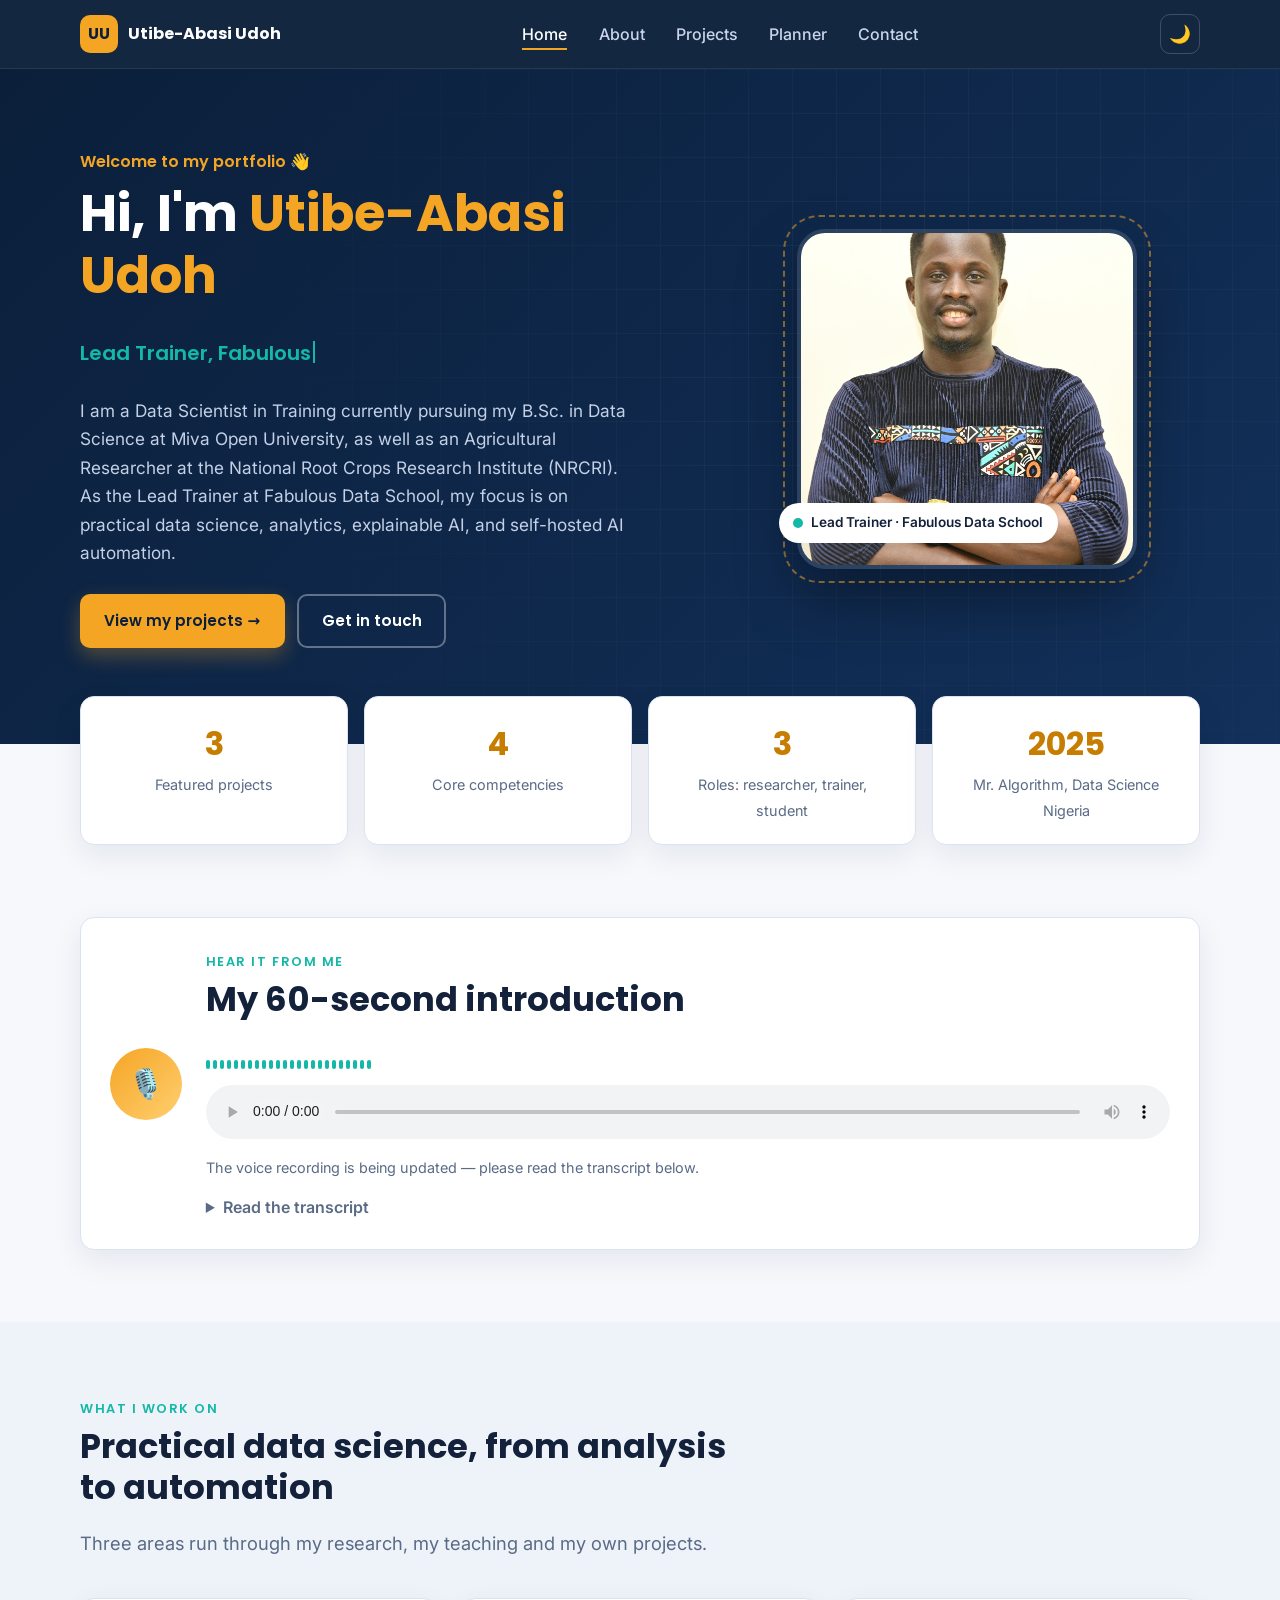
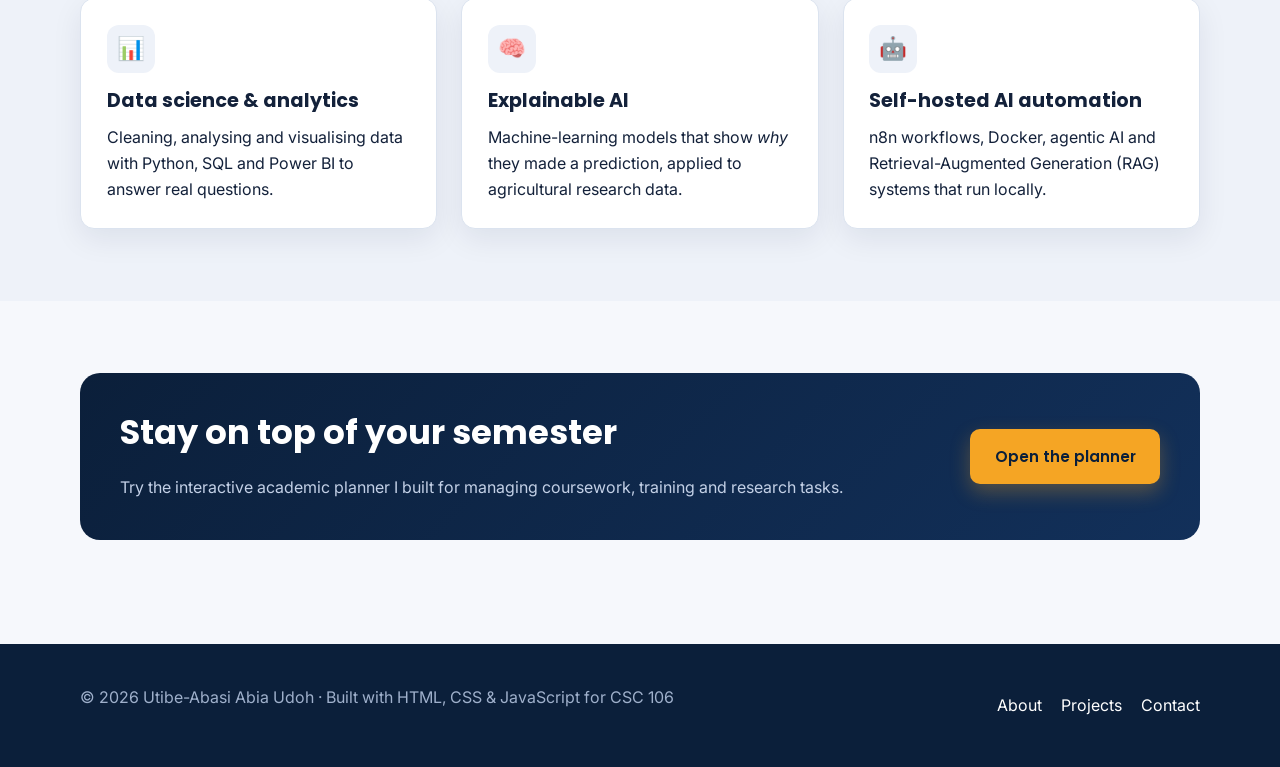
<file: index.html>
<!DOCTYPE html>
<html lang="en">
<head>
  <meta charset="UTF-8">
  <meta name="viewport" content="width=device-width, initial-scale=1.0">
  <meta name="description" content="Portfolio of Utibe-Abasi Abia Udoh: data scientist in training, Lead Trainer at Fabulous Data School and agricultural researcher at NRCRI.">
  <title>Utibe-Abasi Udoh | Home</title>
  <link rel="preconnect" href="https://fonts.googleapis.com">
  <link rel="preconnect" href="https://fonts.gstatic.com" crossorigin>
  <link href="https://fonts.googleapis.com/css2?family=Inter:wght@400;500;600&family=Poppins:wght@500;600;700&display=swap" rel="stylesheet">
  <link rel="stylesheet" href="css/style.css">
</head>
<body>
  <a class="skip-link" href="#main">Skip to main content</a>

  <header class="site-header">
    <nav class="nav container" aria-label="Main navigation">
      <a class="brand" href="index.html"><span class="brand-mark">UU</span><span class="brand-name">Utibe-Abasi Udoh</span></a>
      <ul class="nav-menu" id="nav-menu">
        <li><a href="index.html">Home</a></li>
        <li><a href="about.html">About</a></li>
        <li><a href="projects.html">Projects</a></li>
        <li><a href="planner.html">Planner</a></li>
        <li><a href="contact.html">Contact</a></li>
      </ul>
      <div class="nav-actions">
        <button class="icon-btn theme-toggle" type="button" aria-label="Switch to dark mode">🌙</button>
        <button class="icon-btn nav-toggle" type="button" aria-label="Open menu" aria-controls="nav-menu" aria-expanded="false">
          <span><span class="bar"></span><span class="bar"></span><span class="bar"></span></span>
        </button>
      </div>
    </nav>
  </header>

  <main id="main">
    <!-- HERO: name, photo, welcome message, brief biography -->
    <section class="hero" aria-labelledby="hero-title">
      <div class="container hero-inner">
        <div>
          <p class="greeting fade-in">Welcome to my portfolio 👋</p>
          <h1 id="hero-title" class="fade-in">Hi, I'm <span>Utibe-Abasi Udoh</span></h1>
          <p class="typed-line fade-in" aria-live="polite"><span class="typed-text"></span><span class="caret" aria-hidden="true"></span></p>
          <p class="bio fade-in">
            I am a Data Scientist in Training currently pursuing my B.Sc. in Data Science at Miva Open
            University, as well as an Agricultural Researcher at the National Root Crops Research Institute
            (NRCRI). As the Lead Trainer at Fabulous Data School, my focus is on practical data science,
            analytics, explainable AI, and self-hosted AI automation.
          </p>
          <div class="hero-cta fade-in">
            <a class="btn btn-primary" href="projects.html">View my projects →</a>
            <a class="btn btn-ghost" href="contact.html">Get in touch</a>
          </div>
        </div>
        <div class="hero-photo">
          <img src="assets/images/profile.jpg.jpeg" data-fallback="assets/images/profile-placeholder.svg"
               alt="Portrait photograph of Utibe-Abasi Udoh" width="340" height="340">
          <div class="status-pill"><span class="live-dot"></span> Lead Trainer · Fabulous Data School</div>
        </div>
      </div>
    </section>

    <!-- QUICK STATS -->
    <section class="container" aria-label="Quick facts">
      <div class="stats">
        <div class="stat reveal"><strong data-count="3">0</strong><span>Featured projects</span></div>
        <div class="stat reveal"><strong data-count="4">0</strong><span>Core competencies</span></div>
        <div class="stat reveal"><strong data-count="3">0</strong><span>Roles: researcher, trainer, student</span></div>
        <div class="stat reveal"><strong data-count="2025">0</strong><span>Mr. Algorithm, Data Science Nigeria</span></div>
      </div>
    </section>

    <!-- AUDIO INTRODUCTION (multimedia) -->
    <section class="section" aria-labelledby="audio-title">
      <div class="container">
        <div class="audio-card reveal">
          <div class="audio-icon" aria-hidden="true">🎙️</div>
          <div>
            <span class="eyebrow">Hear it from me</span>
            <h2 id="audio-title">My 60-second introduction</h2>
            <div class="wave" aria-hidden="true">
              <i></i><i></i><i></i><i></i><i></i><i></i><i></i><i></i><i></i><i></i><i></i><i></i>
              <i></i><i></i><i></i><i></i><i></i><i></i><i></i><i></i><i></i><i></i><i></i><i></i>
            </div>
            <audio id="intro-audio" controls preload="metadata">
              <source src="assets/audio/intro.mp3.mp4" type="audio/mp4">
              Your browser does not support the audio element.
            </audio>
            <p class="audio-note">Prefer to listen? Press play for a short voice introduction.</p>
            <details class="transcript">
              <summary>Read the transcript</summary>
              <p>
                Hello and welcome! My name is Utibe-Abasi Udoh. I am an agricultural researcher at the
                National Root Crops Research Institute in Umudike, the Lead Trainer at Fabulous Data School,
                and a Data Scientist in training pursuing my B.Sc. in Data Science at Miva Open University.
                My work centers on practical data science—ranging from data analysis and explainable AI
                models to building AI automation workflows and RAG systems using n8n and Docker. Thank you
                for visiting my portfolio site!
              </p>
            </details>
          </div>
        </div>
      </div>
    </section>

    <!-- WHAT I DO -->
    <section class="section section--alt" aria-labelledby="focus-title">
      <div class="container">
        <div class="section-head reveal">
          <span class="eyebrow">What I work on</span>
          <h2 id="focus-title">Practical data science, from analysis to automation</h2>
          <p class="lead">Three areas run through my research, my teaching and my own projects.</p>
        </div>
        <div class="grid grid-3">
          <article class="card reveal">
            <div class="icon" aria-hidden="true">📊</div>
            <h3>Data science &amp; analytics</h3>
            <p>Cleaning, analysing and visualising data with Python, SQL and Power BI to answer real questions.</p>
          </article>
          <article class="card reveal">
            <div class="icon" aria-hidden="true">🧠</div>
            <h3>Explainable AI</h3>
            <p>Machine-learning models that show <em>why</em> they made a prediction, applied to agricultural research data.</p>
          </article>
          <article class="card reveal">
            <div class="icon" aria-hidden="true">🤖</div>
            <h3>Self-hosted AI automation</h3>
            <p>n8n workflows, Docker, agentic AI and Retrieval-Augmented Generation (RAG) systems that run locally.</p>
          </article>
        </div>
      </div>
    </section>

    <!-- CALL TO ACTION -->
    <section class="section">
      <div class="container">
        <div class="cta-band reveal">
          <div>
            <h2>Stay on top of your semester</h2>
            <p>Try the interactive academic planner I built for managing coursework, training and research tasks.</p>
          </div>
          <a class="btn btn-primary" href="planner.html">Open the planner</a>
        </div>
      </div>
    </section>
  </main>

  <footer class="site-footer">
    <div class="container footer-inner">
      <p>&copy; <span id="year">2026</span> Utibe-Abasi Abia Udoh · Built with HTML, CSS &amp; JavaScript for CSC 106</p>
      <ul class="footer-links">
        <li><a href="about.html">About</a></li>
        <li><a href="projects.html">Projects</a></li>
        <li><a href="contact.html">Contact</a></li>
      </ul>
    </div>
  </footer>
  <button class="to-top" type="button" aria-label="Back to top">↑</button>

  <script src="js/main.js"></script>
  <script src="js/home.js"></script>
</body>
</html>
</file>
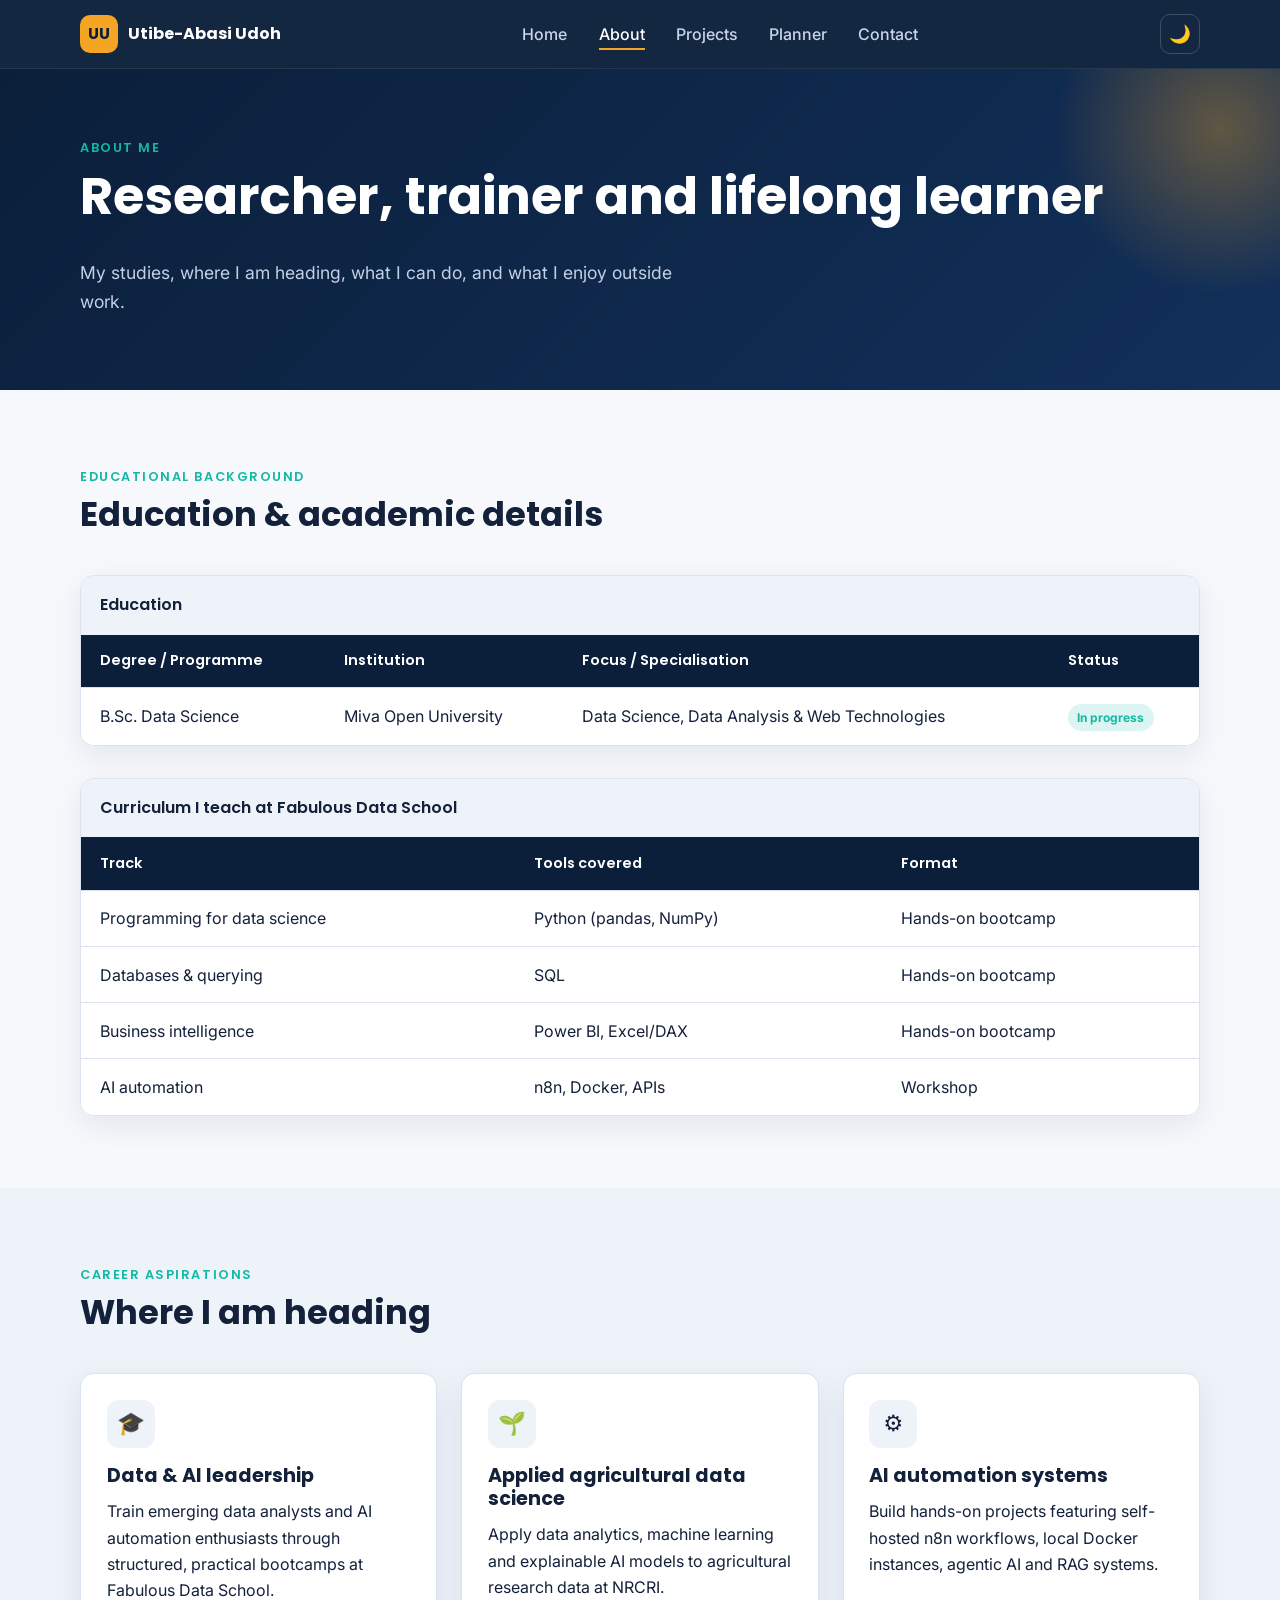
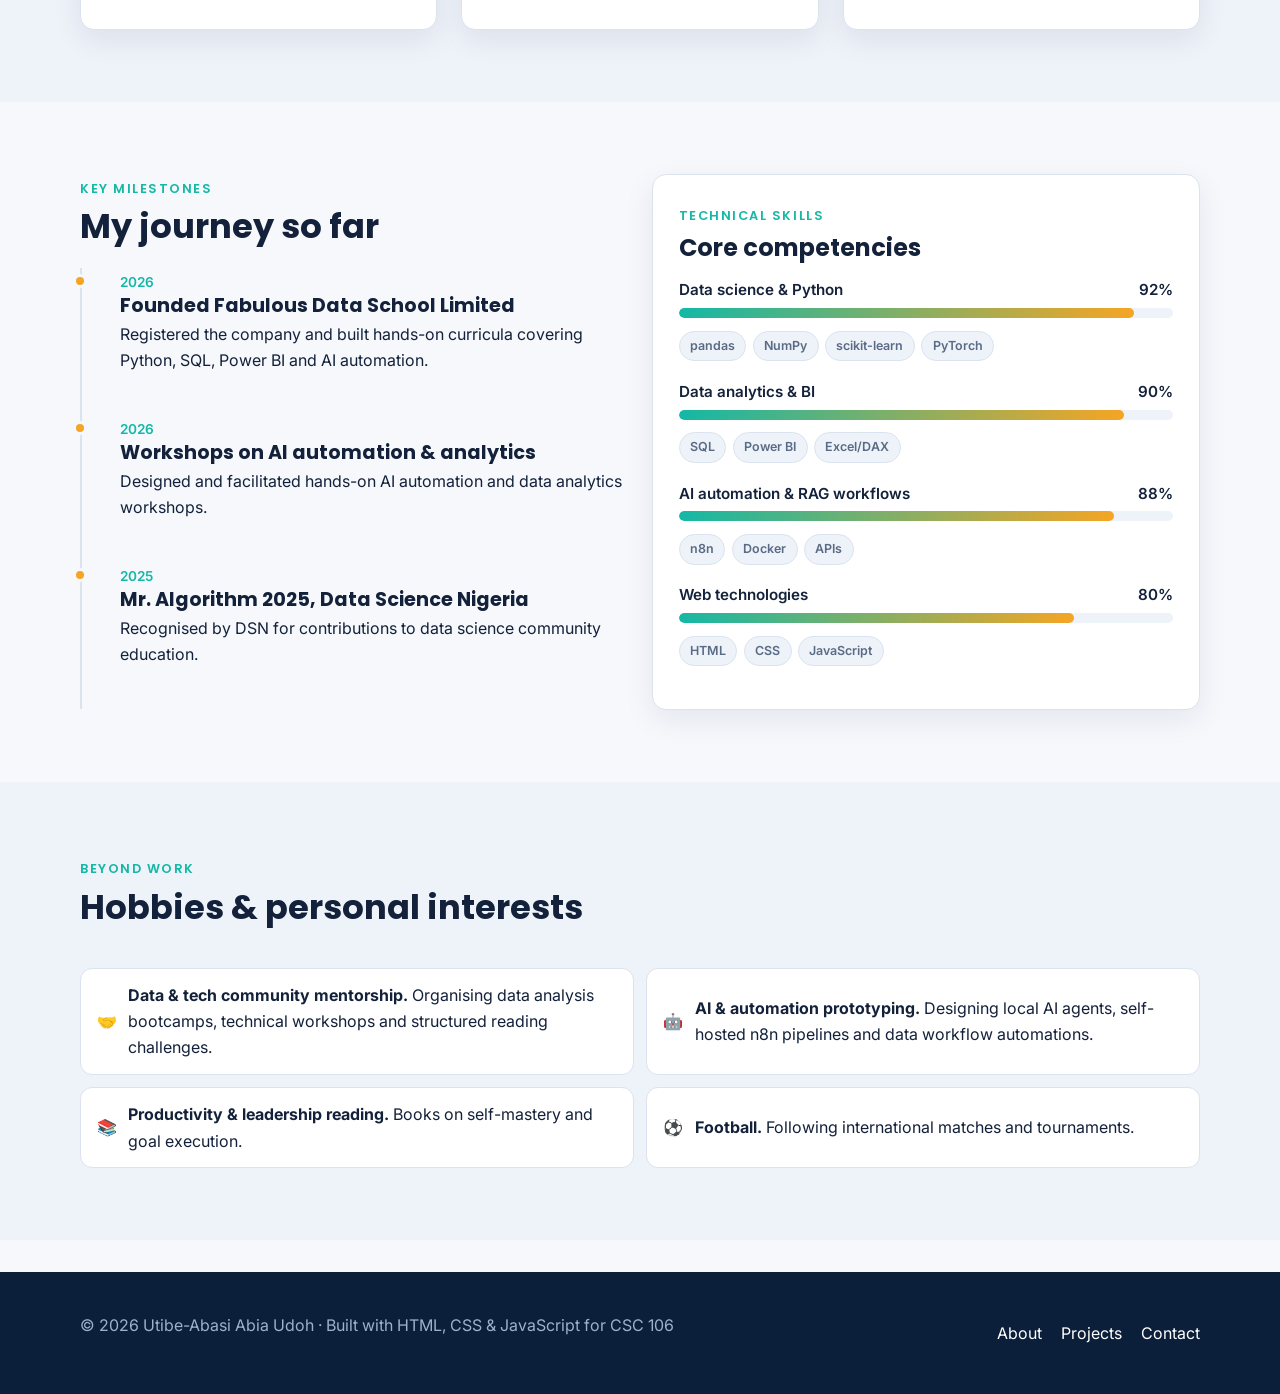
<file: about.html>
<!DOCTYPE html>
<html lang="en">
<head>
  <meta charset="UTF-8">
  <meta name="viewport" content="width=device-width, initial-scale=1.0">
  <meta name="description" content="About Utibe-Abasi Udoh: education, career goals, milestones, technical skills and interests.">
  <title>Utibe-Abasi Udoh | About Me</title>
  <link rel="preconnect" href="https://fonts.googleapis.com">
  <link rel="preconnect" href="https://fonts.gstatic.com" crossorigin>
  <link href="https://fonts.googleapis.com/css2?family=Inter:wght@400;500;600&family=Poppins:wght@500;600;700&display=swap" rel="stylesheet">
  <link rel="stylesheet" href="css/style.css">
</head>
<body>
  <a class="skip-link" href="#main">Skip to main content</a>

  <header class="site-header">
    <nav class="nav container" aria-label="Main navigation">
      <a class="brand" href="index.html"><span class="brand-mark">UU</span><span class="brand-name">Utibe-Abasi Udoh</span></a>
      <ul class="nav-menu" id="nav-menu">
        <li><a href="index.html">Home</a></li>
        <li><a href="about.html">About</a></li>
        <li><a href="projects.html">Projects</a></li>
        <li><a href="planner.html">Planner</a></li>
        <li><a href="contact.html">Contact</a></li>
      </ul>
      <div class="nav-actions">
        <button class="icon-btn theme-toggle" type="button" aria-label="Switch to dark mode">🌙</button>
        <button class="icon-btn nav-toggle" type="button" aria-label="Open menu" aria-controls="nav-menu" aria-expanded="false">
          <span><span class="bar"></span><span class="bar"></span><span class="bar"></span></span>
        </button>
      </div>
    </nav>
  </header>

  <main id="main">
    <section class="page-hero">
      <div class="container">
        <span class="eyebrow">About me</span>
        <h1>Researcher, trainer and lifelong learner</h1>
        <p>My studies, where I am heading, what I can do, and what I enjoy outside work.</p>
      </div>
    </section>

    <!-- EDUCATIONAL BACKGROUND (tables) -->
    <section class="section" aria-labelledby="edu-title">
      <div class="container">
        <div class="section-head reveal">
          <span class="eyebrow">Educational background</span>
          <h2 id="edu-title">Education &amp; academic details</h2>
        </div>
        <div class="table-wrap reveal">
          <table>
            <caption>Education</caption>
            <thead>
              <tr>
                <th scope="col">Degree / Programme</th>
                <th scope="col">Institution</th>
                <th scope="col">Focus / Specialisation</th>
                <th scope="col">Status</th>
              </tr>
            </thead>
            <tbody>
              <tr>
                <td>B.Sc. Data Science</td>
                <td>Miva Open University</td>
                <td>Data Science, Data Analysis &amp; Web Technologies</td>
                <td><span class="badge badge-progress">In progress</span></td>
              </tr>
            </tbody>
          </table>
        </div>

        <div class="table-wrap reveal" style="margin-top:2rem">
          <table>
            <caption>Curriculum I teach at Fabulous Data School</caption>
            <thead>
              <tr>
                <th scope="col">Track</th>
                <th scope="col">Tools covered</th>
                <th scope="col">Format</th>
              </tr>
            </thead>
            <tbody>
              <tr><td>Programming for data science</td><td>Python (pandas, NumPy)</td><td>Hands-on bootcamp</td></tr>
              <tr><td>Databases &amp; querying</td><td>SQL</td><td>Hands-on bootcamp</td></tr>
              <tr><td>Business intelligence</td><td>Power BI, Excel/DAX</td><td>Hands-on bootcamp</td></tr>
              <tr><td>AI automation</td><td>n8n, Docker, APIs</td><td>Workshop</td></tr>
            </tbody>
          </table>
        </div>
      </div>
    </section>

    <!-- CAREER GOALS -->
    <section class="section section--alt" aria-labelledby="career-title">
      <div class="container">
        <div class="section-head reveal">
          <span class="eyebrow">Career aspirations</span>
          <h2 id="career-title">Where I am heading</h2>
        </div>
        <div class="grid grid-3">
          <article class="card reveal">
            <div class="icon" aria-hidden="true">🎓</div>
            <h3>Data &amp; AI leadership</h3>
            <p>Train emerging data analysts and AI automation enthusiasts through structured, practical bootcamps at Fabulous Data School.</p>
          </article>
          <article class="card reveal">
            <div class="icon" aria-hidden="true">🌱</div>
            <h3>Applied agricultural data science</h3>
            <p>Apply data analytics, machine learning and explainable AI models to agricultural research data at NRCRI.</p>
          </article>
          <article class="card reveal">
            <div class="icon" aria-hidden="true">⚙️</div>
            <h3>AI automation systems</h3>
            <p>Build hands-on projects featuring self-hosted n8n workflows, local Docker instances, agentic AI and RAG systems.</p>
          </article>
        </div>
      </div>
    </section>

    <!-- MILESTONES + SKILLS -->
    <section class="section" aria-labelledby="skills-title">
      <div class="container grid grid-2">
        <div class="reveal">
          <span class="eyebrow">Key milestones</span>
          <h2>My journey so far</h2>
          <ol class="timeline">
            <li>
              <span class="when">2026</span>
              <h3>Founded Fabulous Data School Limited</h3>
              <p>Registered the company and built hands-on curricula covering Python, SQL, Power BI and AI automation.</p>
            </li>
            <li>
              <span class="when">2026</span>
              <h3>Workshops on AI automation &amp; analytics</h3>
              <p>Designed and facilitated hands-on AI automation and data analytics workshops.</p>
            </li>
            <li>
              <span class="when">2025</span>
              <h3>Mr. Algorithm 2025, Data Science Nigeria</h3>
              <p>Recognised by DSN for contributions to data science community education.</p>
            </li>
          </ol>
        </div>
        <div class="card reveal">
          <span class="eyebrow">Technical skills</span>
          <h2 id="skills-title" style="font-size:1.5rem">Core competencies</h2>
          <div class="skill">
            <div class="skill-head"><span>Data science &amp; Python</span><span>92%</span></div>
            <div class="skill-bar"><div class="skill-fill" data-level="92"></div></div>
            <ul class="tag-list"><li>pandas</li><li>NumPy</li><li>scikit-learn</li><li>PyTorch</li></ul>
          </div>
          <div class="skill">
            <div class="skill-head"><span>Data analytics &amp; BI</span><span>90%</span></div>
            <div class="skill-bar"><div class="skill-fill" data-level="90"></div></div>
            <ul class="tag-list"><li>SQL</li><li>Power BI</li><li>Excel/DAX</li></ul>
          </div>
          <div class="skill">
            <div class="skill-head"><span>AI automation &amp; RAG workflows</span><span>88%</span></div>
            <div class="skill-bar"><div class="skill-fill" data-level="88"></div></div>
            <ul class="tag-list"><li>n8n</li><li>Docker</li><li>APIs</li></ul>
          </div>
          <div class="skill">
            <div class="skill-head"><span>Web technologies</span><span>80%</span></div>
            <div class="skill-bar"><div class="skill-fill" data-level="80"></div></div>
            <ul class="tag-list"><li>HTML</li><li>CSS</li><li>JavaScript</li></ul>
          </div>
        </div>
      </div>
    </section>

    <!-- HOBBIES & INTERESTS -->
    <section class="section section--alt" aria-labelledby="hobbies-title">
      <div class="container">
        <div class="section-head reveal">
          <span class="eyebrow">Beyond work</span>
          <h2 id="hobbies-title">Hobbies &amp; personal interests</h2>
        </div>
        <ul class="hobbies reveal">
          <li><span aria-hidden="true">🤝</span><span><strong>Data &amp; tech community mentorship.</strong> Organising data analysis bootcamps, technical workshops and structured reading challenges.</span></li>
          <li><span aria-hidden="true">🤖</span><span><strong>AI &amp; automation prototyping.</strong> Designing local AI agents, self-hosted n8n pipelines and data workflow automations.</span></li>
          <li><span aria-hidden="true">📚</span><span><strong>Productivity &amp; leadership reading.</strong> Books on self-mastery and goal execution.</span></li>
          <li><span aria-hidden="true">⚽</span><span><strong>Football.</strong> Following international matches and tournaments.</span></li>
        </ul>
      </div>
    </section>
  </main>

  <footer class="site-footer">
    <div class="container footer-inner">
      <p>&copy; <span id="year">2026</span> Utibe-Abasi Abia Udoh · Built with HTML, CSS &amp; JavaScript for CSC 106</p>
      <ul class="footer-links">
        <li><a href="about.html">About</a></li>
        <li><a href="projects.html">Projects</a></li>
        <li><a href="contact.html">Contact</a></li>
      </ul>
    </div>
  </footer>
  <button class="to-top" type="button" aria-label="Back to top">↑</button>

  <script src="js/main.js"></script>
  <script src="js/about.js"></script>
</body>
</html>
</file>
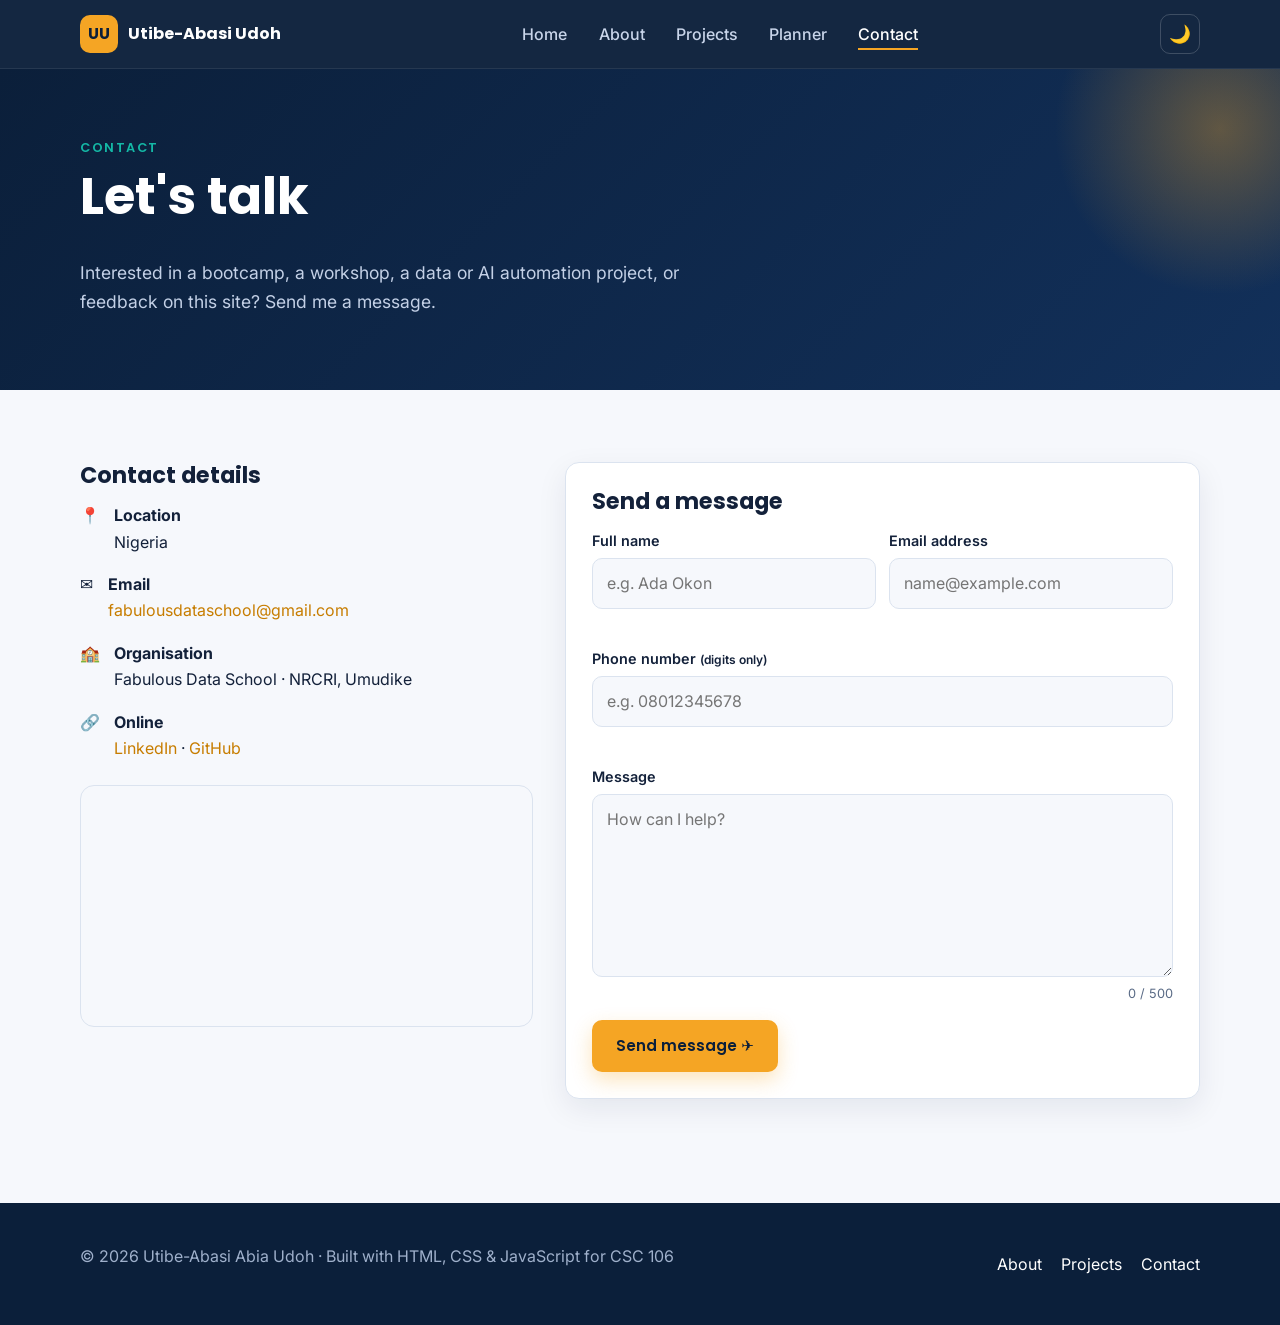
<file: contact.html>
<!DOCTYPE html>
<html lang="en">
<head>
  <meta charset="UTF-8">
  <meta name="viewport" content="width=device-width, initial-scale=1.0">
  <meta name="description" content="Contact Utibe-Abasi Udoh.">
  <title>Utibe-Abasi Udoh | Contact</title>
  <link rel="preconnect" href="https://fonts.googleapis.com">
  <link rel="preconnect" href="https://fonts.gstatic.com" crossorigin>
  <link href="https://fonts.googleapis.com/css2?family=Inter:wght@400;500;600&family=Poppins:wght@500;600;700&display=swap" rel="stylesheet">
  <link rel="stylesheet" href="css/style.css">
</head>
<body>
  <a class="skip-link" href="#main">Skip to main content</a>

  <header class="site-header">
    <nav class="nav container" aria-label="Main navigation">
      <a class="brand" href="index.html"><span class="brand-mark">UU</span><span class="brand-name">Utibe-Abasi Udoh</span></a>
      <ul class="nav-menu" id="nav-menu">
        <li><a href="index.html">Home</a></li>
        <li><a href="about.html">About</a></li>
        <li><a href="projects.html">Projects</a></li>
        <li><a href="planner.html">Planner</a></li>
        <li><a href="contact.html">Contact</a></li>
      </ul>
      <div class="nav-actions">
        <button class="icon-btn theme-toggle" type="button" aria-label="Switch to dark mode">🌙</button>
        <button class="icon-btn nav-toggle" type="button" aria-label="Open menu" aria-controls="nav-menu" aria-expanded="false">
          <span><span class="bar"></span><span class="bar"></span><span class="bar"></span></span>
        </button>
      </div>
    </nav>
  </header>

  <main id="main">
    <section class="page-hero">
      <div class="container">
        <span class="eyebrow">Contact</span>
        <h1>Let's talk</h1>
        <p>Interested in a bootcamp, a workshop, a data or AI automation project, or feedback on this site? Send me a message.</p>
      </div>
    </section>

    <section class="section">
      <div class="container contact-layout">
        <!-- CONTACT DETAILS -->
        <aside class="reveal" aria-labelledby="details-title">
          <h2 id="details-title" style="font-size:1.4rem">Contact details</h2>
          <address style="font-style:normal">
            <ul class="contact-list">
              <li><span class="icon" aria-hidden="true">📍</span>
                <div><strong>Location</strong><br>Nigeria</div></li>
              <li><span class="icon" aria-hidden="true">✉️</span>
                <div><strong>Email</strong><br><a href="mailto:fabulousdataschool@gmail.com">fabulousdataschool@gmail.com</a></div></li>
              <li><span class="icon" aria-hidden="true">🏫</span>
                <div><strong>Organisation</strong><br>Fabulous Data School · NRCRI, Umudike</div></li>
              <li><span class="icon" aria-hidden="true">🔗</span>
                <div><strong>Online</strong><br>
                  <a href="https://www.linkedin.com/in/utibeabasiabia/" target="_blank" rel="noopener">LinkedIn</a> ·
                  <a href="https://github.com/utyabia" target="_blank" rel="noopener">GitHub</a></div></li>
            </ul>
          </address>
          <div class="map-wrap">
            <iframe title="Map of Nigeria" loading="lazy"
              src="https://www.openstreetmap.org/export/embed.html?bbox=2.5%2C4.0%2C14.8%2C14.0&amp;layer=mapnik"></iframe>
          </div>
        </aside>

        <!-- CONTACT FORM -->
        <div class="card reveal">
          <h2 style="font-size:1.4rem">Send a message</h2>
          <div class="form-success" id="form-success" role="status">
            <strong>Thank you!</strong>
            <p style="margin:.3rem 0 0">Your message passed validation and has been received. I will reply within 2–3 working days.</p>
          </div>

          <!-- novalidate turns off the browser's built-in checks so our JavaScript validation runs instead -->
          <form id="contact-form" novalidate>
            <div class="form-split">
              <div class="form-row">
                <label for="name">Full name</label>
                <input type="text" id="name" name="name" autocomplete="name" placeholder="e.g. Ada Okon">
                <span class="field-error" id="name-error" aria-live="polite"></span>
              </div>
              <div class="form-row">
                <label for="email">Email address</label>
                <input type="email" id="email" name="email" autocomplete="email" placeholder="name@example.com">
                <span class="field-error" id="email-error" aria-live="polite"></span>
              </div>
            </div>
            <div class="form-row">
              <label for="phone">Phone number <small>(digits only)</small></label>
              <input type="tel" id="phone" name="phone" autocomplete="tel" inputmode="numeric" placeholder="e.g. 08012345678">
              <span class="field-error" id="phone-error" aria-live="polite"></span>
            </div>
            <div class="form-row">
              <label for="message">Message</label>
              <textarea id="message" name="message" rows="6" maxlength="500" placeholder="How can I help?"></textarea>
              <div style="display:flex;justify-content:space-between;gap:1rem">
                <span class="field-error" id="message-error" aria-live="polite"></span>
                <span class="char-count" id="char-count">0 / 500</span>
              </div>
            </div>
            <button class="btn btn-primary" type="submit">Send message ✈</button>
          </form>
        </div>
      </div>
    </section>
  </main>

  <footer class="site-footer">
    <div class="container footer-inner">
      <p>&copy; <span id="year">2026</span> Utibe-Abasi Abia Udoh · Built with HTML, CSS &amp; JavaScript for CSC 106</p>
      <ul class="footer-links">
        <li><a href="about.html">About</a></li>
        <li><a href="projects.html">Projects</a></li>
        <li><a href="contact.html">Contact</a></li>
      </ul>
    </div>
  </footer>
  <button class="to-top" type="button" aria-label="Back to top">↑</button>

  <script src="js/main.js"></script>
  <script src="js/contact.js"></script>
</body>
</html>
</file>
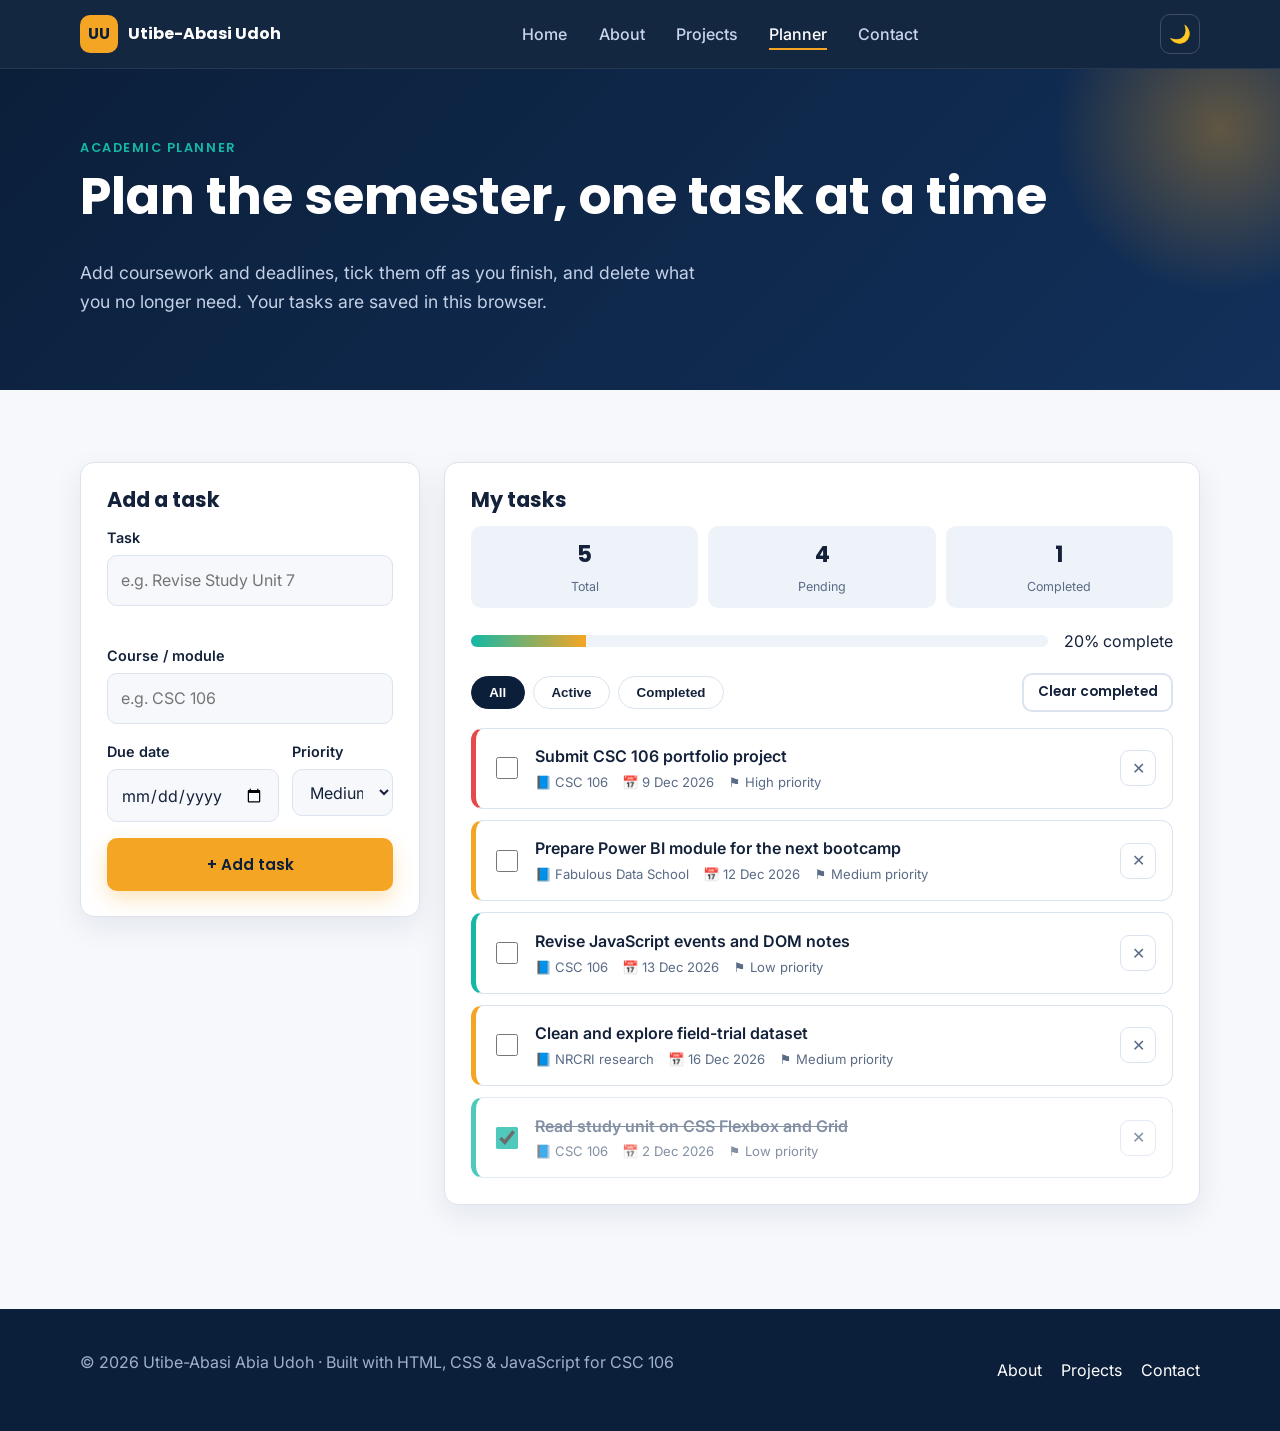
<file: planner.html>
<!DOCTYPE html>
<html lang="en">
<head>
  <meta charset="UTF-8">
  <meta name="viewport" content="width=device-width, initial-scale=1.0">
  <meta name="description" content="Interactive academic planner: add, complete and delete study tasks.">
  <title>Utibe-Abasi Udoh | Academic Planner</title>
  <link rel="preconnect" href="https://fonts.googleapis.com">
  <link rel="preconnect" href="https://fonts.gstatic.com" crossorigin>
  <link href="https://fonts.googleapis.com/css2?family=Inter:wght@400;500;600&family=Poppins:wght@500;600;700&display=swap" rel="stylesheet">
  <link rel="stylesheet" href="css/style.css">
</head>
<body>
  <a class="skip-link" href="#main">Skip to main content</a>

  <header class="site-header">
    <nav class="nav container" aria-label="Main navigation">
      <a class="brand" href="index.html"><span class="brand-mark">UU</span><span class="brand-name">Utibe-Abasi Udoh</span></a>
      <ul class="nav-menu" id="nav-menu">
        <li><a href="index.html">Home</a></li>
        <li><a href="about.html">About</a></li>
        <li><a href="projects.html">Projects</a></li>
        <li><a href="planner.html">Planner</a></li>
        <li><a href="contact.html">Contact</a></li>
      </ul>
      <div class="nav-actions">
        <button class="icon-btn theme-toggle" type="button" aria-label="Switch to dark mode">🌙</button>
        <button class="icon-btn nav-toggle" type="button" aria-label="Open menu" aria-controls="nav-menu" aria-expanded="false">
          <span><span class="bar"></span><span class="bar"></span><span class="bar"></span></span>
        </button>
      </div>
    </nav>
  </header>

  <main id="main">
    <section class="page-hero">
      <div class="container">
        <span class="eyebrow">Academic planner</span>
        <h1>Plan the semester, one task at a time</h1>
        <p>Add coursework and deadlines, tick them off as you finish, and delete what you no longer need. Your tasks are saved in this browser.</p>
      </div>
    </section>

    <section class="section">
      <div class="container planner-layout">
        <!-- ADD TASK FORM -->
        <aside class="card" aria-labelledby="add-title">
          <h2 id="add-title" style="font-size:1.3rem">Add a task</h2>
          <form id="task-form" novalidate>
            <div class="form-row">
              <label for="task-title">Task</label>
              <input type="text" id="task-title" name="title" placeholder="e.g. Revise Study Unit 7" maxlength="120">
              <span class="field-error" id="task-error" aria-live="polite"></span>
            </div>
            <div class="form-row">
              <label for="task-course">Course / module</label>
              <input type="text" id="task-course" name="course" placeholder="e.g. CSC 106" maxlength="40">
            </div>
            <div class="form-split">
              <div class="form-row">
                <label for="task-due">Due date</label>
                <input type="date" id="task-due" name="due">
              </div>
              <div class="form-row">
                <label for="task-priority">Priority</label>
                <select id="task-priority" name="priority">
                  <option value="low">Low</option>
                  <option value="medium" selected>Medium</option>
                  <option value="high">High</option>
                </select>
              </div>
            </div>
            <button class="btn btn-primary" type="submit" style="width:100%;justify-content:center">+ Add task</button>
          </form>
        </aside>

        <!-- TASK LIST -->
        <div class="card" aria-labelledby="list-title">
          <h2 id="list-title" style="font-size:1.3rem">My tasks</h2>

          <div class="mini-stats">
            <div><strong id="stat-total">0</strong><span>Total</span></div>
            <div><strong id="stat-pending">0</strong><span>Pending</span></div>
            <div><strong id="stat-done">0</strong><span>Completed</span></div>
          </div>
          <div class="progress-ring-wrap">
            <div class="progress" role="presentation"><div class="progress-fill" id="progress-fill"></div></div>
            <span id="progress-text" aria-live="polite">0% complete</span>
          </div>

          <div class="task-toolbar">
            <div class="filters" style="margin:0" role="group" aria-label="Filter tasks">
              <button class="filter-btn active" type="button" data-filter="all" aria-pressed="true">All</button>
              <button class="filter-btn" type="button" data-filter="active" aria-pressed="false">Active</button>
              <button class="filter-btn" type="button" data-filter="completed" aria-pressed="false">Completed</button>
            </div>
            <button class="btn btn-outline btn-sm" type="button" id="clear-done">Clear completed</button>
          </div>

          <ul class="task-list" id="task-list" aria-live="polite"></ul>
        </div>
      </div>
    </section>
  </main>

  <footer class="site-footer">
    <div class="container footer-inner">
      <p>&copy; <span id="year">2026</span> Utibe-Abasi Abia Udoh · Built with HTML, CSS &amp; JavaScript for CSC 106</p>
      <ul class="footer-links">
        <li><a href="about.html">About</a></li>
        <li><a href="projects.html">Projects</a></li>
        <li><a href="contact.html">Contact</a></li>
      </ul>
    </div>
  </footer>
  <button class="to-top" type="button" aria-label="Back to top">↑</button>

  <script src="js/main.js"></script>
  <script src="js/planner.js"></script>
</body>
</html>
</file>
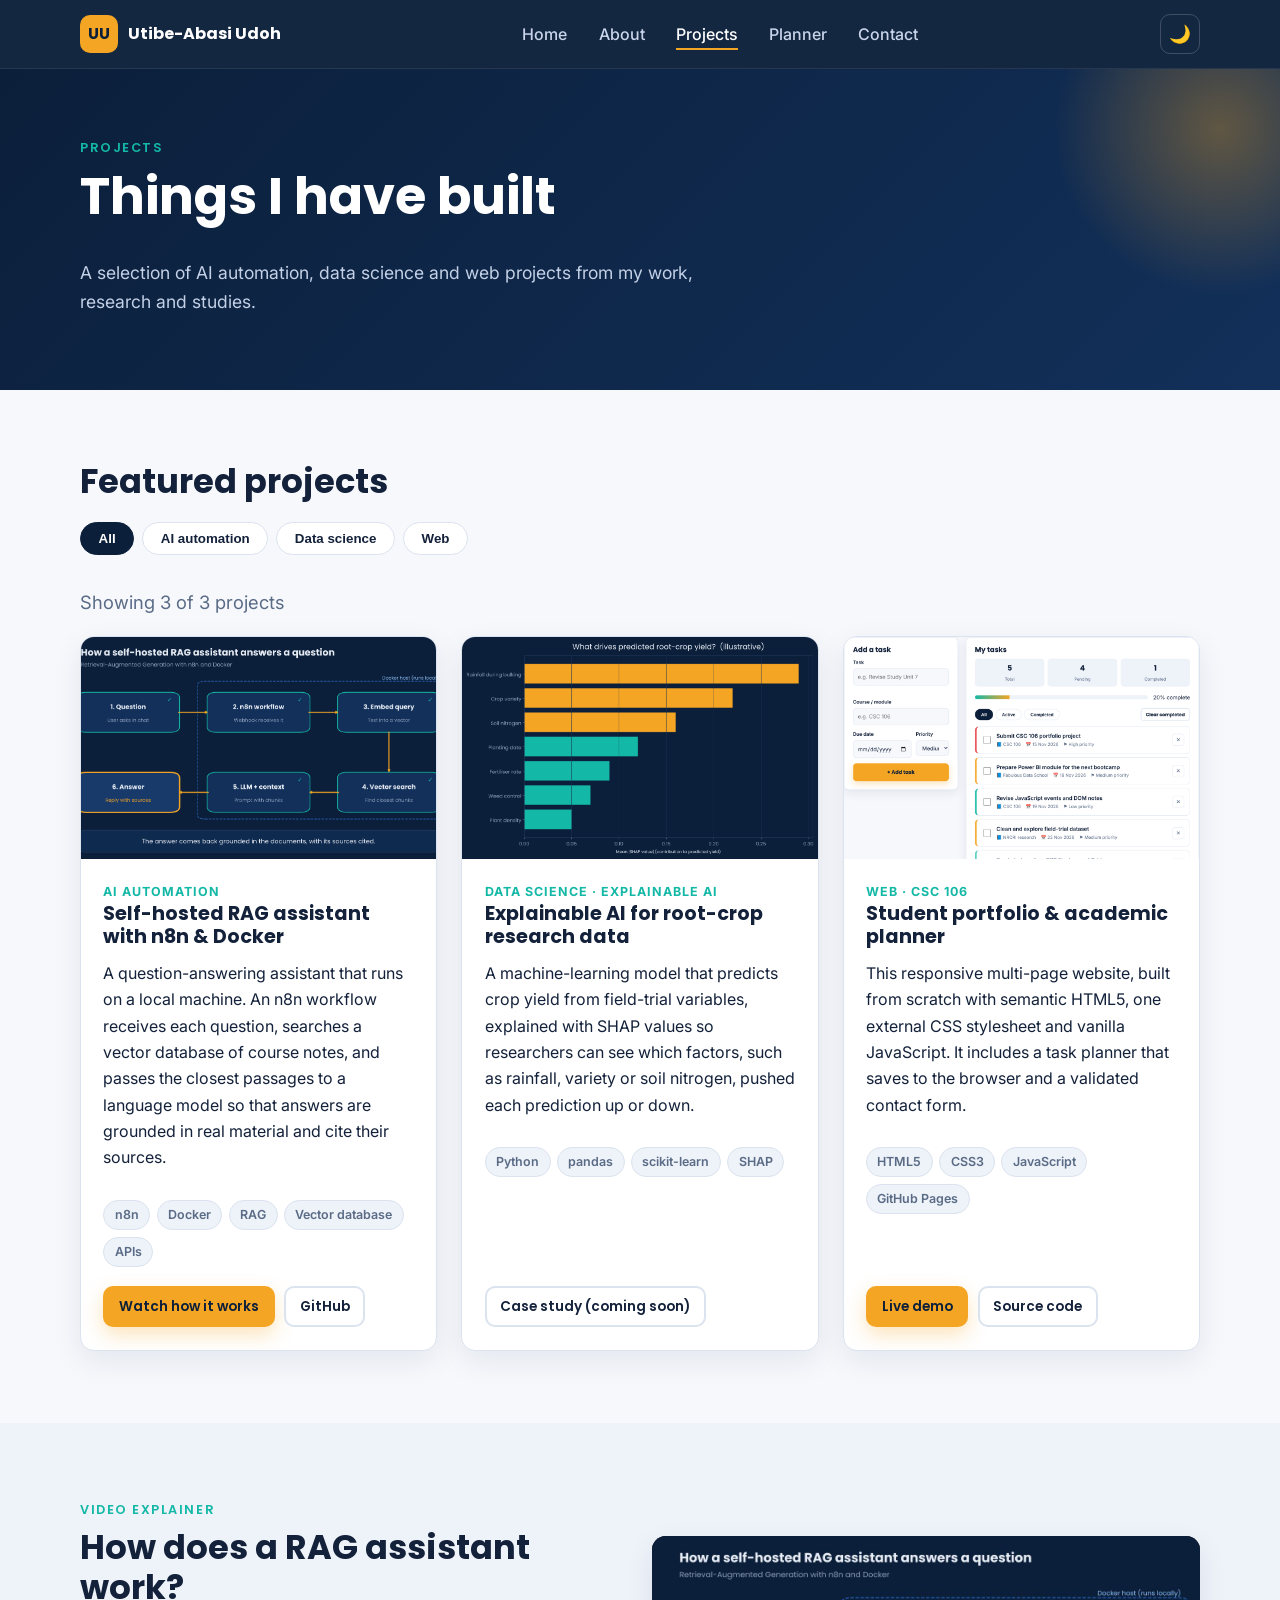
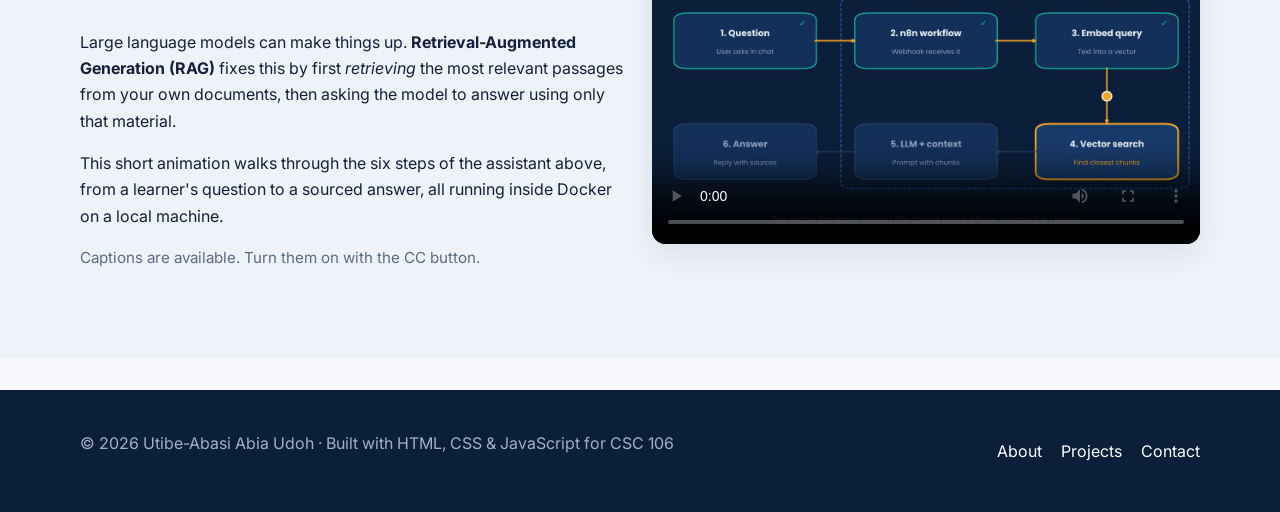
<file: projects.html>
<!DOCTYPE html>
<html lang="en">
<head>
  <meta charset="UTF-8">
  <meta name="viewport" content="width=device-width, initial-scale=1.0">
  <meta name="description" content="Projects by Utibe-Abasi Udoh: self-hosted RAG automation, explainable AI for agricultural data, and web development.">
  <title>Utibe-Abasi Udoh | Projects</title>
  <link rel="preconnect" href="https://fonts.googleapis.com">
  <link rel="preconnect" href="https://fonts.gstatic.com" crossorigin>
  <link href="https://fonts.googleapis.com/css2?family=Inter:wght@400;500;600&family=Poppins:wght@500;600;700&display=swap" rel="stylesheet">
  <link rel="stylesheet" href="css/style.css">
</head>
<body>
  <a class="skip-link" href="#main">Skip to main content</a>

  <header class="site-header">
    <nav class="nav container" aria-label="Main navigation">
      <a class="brand" href="index.html"><span class="brand-mark">UU</span><span class="brand-name">Utibe-Abasi Udoh</span></a>
      <ul class="nav-menu" id="nav-menu">
        <li><a href="index.html">Home</a></li>
        <li><a href="about.html">About</a></li>
        <li><a href="projects.html">Projects</a></li>
        <li><a href="planner.html">Planner</a></li>
        <li><a href="contact.html">Contact</a></li>
      </ul>
      <div class="nav-actions">
        <button class="icon-btn theme-toggle" type="button" aria-label="Switch to dark mode">🌙</button>
        <button class="icon-btn nav-toggle" type="button" aria-label="Open menu" aria-controls="nav-menu" aria-expanded="false">
          <span><span class="bar"></span><span class="bar"></span><span class="bar"></span></span>
        </button>
      </div>
    </nav>
  </header>

  <main id="main">
    <section class="page-hero">
      <div class="container">
        <span class="eyebrow">Projects</span>
        <h1>Things I have built</h1>
        <p>A selection of AI automation, data science and web projects from my work, research and studies.</p>
      </div>
    </section>

    <section class="section" aria-labelledby="projects-title">
      <div class="container">
        <h2 id="projects-title" class="reveal">Featured projects</h2>

        <div class="filters reveal" role="group" aria-label="Filter projects by category">
          <button class="filter-btn active" type="button" data-filter="all" aria-pressed="true">All</button>
          <button class="filter-btn" type="button" data-filter="automation" aria-pressed="false">AI automation</button>
          <button class="filter-btn" type="button" data-filter="data" aria-pressed="false">Data science</button>
          <button class="filter-btn" type="button" data-filter="web" aria-pressed="false">Web</button>
        </div>
        <p id="project-count" class="lead" aria-live="polite">Showing 3 of 3 projects</p>

        <div class="grid grid-3">
          <!-- Project 1 -->
          <article class="card project-card reveal" data-category="automation">
            <figure>
              <img src="assets/images/project-rag.png" alt="Diagram of a six-step RAG workflow running in n8n inside Docker" loading="lazy">
            </figure>
            <div class="project-body">
              <span class="category">AI automation</span>
              <h3>Self-hosted RAG assistant with n8n &amp; Docker</h3>
              <p>
                A question-answering assistant that runs on a local machine. An n8n workflow receives each
                question, searches a vector database of course notes, and passes the closest passages to a
                language model so that answers are grounded in real material and cite their sources.
              </p>
              <ul class="tag-list" aria-label="Technologies">
                <li>n8n</li><li>Docker</li><li>RAG</li><li>Vector database</li><li>APIs</li>
              </ul>
              <div class="project-links">
                <a class="btn btn-primary btn-sm" href="#explainer">Watch how it works</a>
                <a class="btn btn-outline btn-sm" href="https://github.com/utyabia" target="_blank" rel="noopener">GitHub</a>
              </div>
            </div>
          </article>

          <!-- Project 2 -->
          <article class="card project-card reveal" data-category="data">
            <figure>
              <img src="assets/images/project-agri-xai.png" alt="Bar chart ranking the factors that most influence predicted root-crop yield" loading="lazy">
            </figure>
            <div class="project-body">
              <span class="category">Data science · Explainable AI</span>
              <h3>Explainable AI for root-crop research data</h3>
              <p>
                A machine-learning model that predicts crop yield from field-trial variables, explained with
                SHAP values so researchers can see which factors, such as rainfall, variety or soil nitrogen,
                pushed each prediction up or down.
              </p>
              <ul class="tag-list" aria-label="Technologies">
                <li>Python</li><li>pandas</li><li>scikit-learn</li><li>SHAP</li>
              </ul>
              <div class="project-links">
                <a class="btn btn-outline btn-sm" href="#" aria-disabled="true" title="Simulated link">Case study (coming soon)</a>
              </div>
            </div>
          </article>

          <!-- Project 3 -->
          <article class="card project-card reveal" data-category="web">
            <figure>
              <img src="assets/images/project-portfolio.png" alt="Screenshot of the Academic Planner page of this website" loading="lazy">
            </figure>
            <div class="project-body">
              <span class="category">Web · CSC 106</span>
              <h3>Student portfolio &amp; academic planner</h3>
              <p>
                This responsive multi-page website, built from scratch with semantic HTML5, one external
                CSS stylesheet and vanilla JavaScript. It includes a task planner that saves to the
                browser and a validated contact form.
              </p>
              <ul class="tag-list" aria-label="Technologies">
                <li>HTML5</li><li>CSS3</li><li>JavaScript</li><li>GitHub Pages</li>
              </ul>
              <div class="project-links">
                <a class="btn btn-primary btn-sm" href="planner.html">Live demo</a>
                <a class="btn btn-outline btn-sm" href="https://github.com/utyabia" target="_blank" rel="noopener">Source code</a>
              </div>
            </div>
          </article>
        </div>
      </div>
    </section>

    <!-- VIDEO EXPLAINER (multimedia) -->
    <section class="section section--alt" id="explainer" aria-labelledby="video-title">
      <div class="container grid grid-2" style="align-items:center">
        <div class="reveal">
          <span class="eyebrow">Video explainer</span>
          <h2 id="video-title">How does a RAG assistant work?</h2>
          <p>
            Large language models can make things up. <strong>Retrieval-Augmented Generation (RAG)</strong>
            fixes this by first <em>retrieving</em> the most relevant passages from your own documents, then
            asking the model to answer using only that material.
          </p>
          <p>
            This short animation walks through the six steps of the assistant above, from a learner's
            question to a sourced answer, all running inside Docker on a local machine.
          </p>
          <p class="lead" style="font-size:.95rem">Captions are available. Turn them on with the CC button.</p>
        </div>
        <div class="video-wrap reveal">
          <video controls preload="metadata" poster="assets/images/rag-explainer-poster.jpg" width="1280" height="720">
            <source src="assets/video/rag-explainer.mp4" type="video/mp4">
            <track kind="captions" src="assets/video/rag-explainer.vtt" srclang="en" label="English">
            Your browser does not support HTML5 video.
          </video>
        </div>
      </div>
    </section>
  </main>

  <footer class="site-footer">
    <div class="container footer-inner">
      <p>&copy; <span id="year">2026</span> Utibe-Abasi Abia Udoh · Built with HTML, CSS &amp; JavaScript for CSC 106</p>
      <ul class="footer-links">
        <li><a href="about.html">About</a></li>
        <li><a href="projects.html">Projects</a></li>
        <li><a href="contact.html">Contact</a></li>
      </ul>
    </div>
  </footer>
  <button class="to-top" type="button" aria-label="Back to top">↑</button>

  <script src="js/main.js"></script>
  <script src="js/projects.js"></script>
</body>
</html>
</file>
<file: css/style.css>
/* ==========================================================================
   Utibe-Abasi Udoh — Student Portfolio & Academic Management Website
   One external stylesheet shared by every page.
   Sections: 1 Variables & themes · 2 Base · 3 Layout helpers · 4 Header & nav
             5 Buttons · 6 Home · 7 Cards & sections · 8 About · 9 Projects
             10 Planner · 11 Contact · 12 Footer · 13 Animations · 14 Responsive
   ========================================================================== */

/* 1. VARIABLES & THEMES ---------------------------------------------------- */
/* The colour scheme is defined once here, so every page stays consistent.
   The dark theme only swaps these values (see [data-theme="dark"]). */
:root {
  --navy: #0b1f3a;
  --navy-2: #12305a;
  --amber: #f5a524;
  --amber-dark: #c77d00;
  --teal: #14b8a6;
  --red: #e5484d;

  --bg: #f6f8fc;
  --surface: #ffffff;
  --surface-2: #eef2f9;
  --text: #13213a;
  --muted: #5a6b86;
  --border: #dbe3ef;
  --shadow: 0 10px 30px rgba(11, 31, 58, 0.08);

  --radius: 14px;
  --max: 1120px;
  --font-head: "Poppins", system-ui, sans-serif;
  --font-body: "Inter", system-ui, sans-serif;
  --ease: cubic-bezier(.2, .7, .2, 1);
}

[data-theme="dark"] {
  --bg: #08162b;
  --surface: #0f2341;
  --surface-2: #142c50;
  --text: #e8edf5;
  --muted: #9fb0cb;
  --border: #1f3a63;
  --shadow: 0 10px 30px rgba(0, 0, 0, 0.35);
}

/* 2. BASE ------------------------------------------------------------------ */
*, *::before, *::after { box-sizing: border-box; }
html { scroll-behavior: smooth; }
body {
  margin: 0;
  font-family: var(--font-body);
  font-size: 1rem;
  line-height: 1.65;
  color: var(--text);
  background: var(--bg);
  transition: background-color .3s, color .3s;
}
h1, h2, h3, h4 { font-family: var(--font-head); line-height: 1.2; margin: 0 0 .6em; }
h1 { font-size: clamp(2rem, 4.5vw, 3.2rem); }
h2 { font-size: clamp(1.5rem, 3vw, 2.1rem); }
h3 { font-size: 1.2rem; }
p { margin: 0 0 1em; }
a { color: var(--amber-dark); text-decoration: none; }
[data-theme="dark"] a { color: var(--amber); }
a:hover { text-decoration: underline; }
img, video { max-width: 100%; height: auto; display: block; }
:focus-visible { outline: 3px solid var(--amber); outline-offset: 3px; border-radius: 4px; }

.skip-link {
  position: absolute; left: -999px; top: 0; z-index: 200;
  background: var(--amber); color: var(--navy); padding: .6rem 1rem; font-weight: 600;
}
.skip-link:focus { left: 1rem; top: 1rem; }

/* Marks text the owner still has to replace with real details */
[data-todo] { outline: 2px dashed var(--amber); outline-offset: 2px; border-radius: 4px; }

/* 3. LAYOUT HELPERS -------------------------------------------------------- */
.container { width: min(100% - 2.5rem, var(--max)); margin-inline: auto; }
.section { padding: 4.5rem 0; }
.section--alt { background: var(--surface-2); }
.section-head { max-width: 680px; margin-bottom: 2.5rem; }
.eyebrow {
  display: inline-block; font-family: var(--font-head); font-weight: 600; font-size: .8rem;
  letter-spacing: .12em; text-transform: uppercase; color: var(--teal); margin-bottom: .5rem;
}
.lead { font-size: 1.15rem; color: var(--muted); }
.grid { display: grid; gap: 1.5rem; }
.grid-2 { grid-template-columns: repeat(2, 1fr); }
.grid-3 { grid-template-columns: repeat(3, 1fr); }

.page-hero {
  background: linear-gradient(135deg, var(--navy) 0%, var(--navy-2) 100%);
  color: #fff; padding: 4rem 0 3.5rem; position: relative; overflow: hidden;
}
.page-hero p { color: #c3d0e6; max-width: 640px; font-size: 1.1rem; }
.page-hero::after { /* decorative "circuit" glow */
  content: ""; position: absolute; right: -120px; top: -120px; width: 360px; height: 360px;
  border-radius: 50%; background: radial-gradient(circle, rgba(245,165,36,.35), transparent 65%);
}

/* 4. HEADER & NAVIGATION --------------------------------------------------- */
.site-header {
  position: sticky; top: 0; z-index: 100;
  background: rgba(11, 31, 58, .96); backdrop-filter: blur(8px);
  border-bottom: 1px solid rgba(255,255,255,.08);
}
.nav { display: flex; align-items: center; justify-content: space-between; height: 68px; gap: 1rem; }
.brand { display: flex; align-items: center; gap: .6rem; color: #fff; font-family: var(--font-head); font-weight: 700; }
.brand:hover { text-decoration: none; }
.brand-mark {
  display: grid; place-items: center; width: 38px; height: 38px; border-radius: 10px;
  background: var(--amber); color: var(--navy); font-size: .95rem;
}
.nav-menu { display: flex; align-items: center; gap: .25rem; list-style: none; margin: 0; padding: 0; }
.nav-menu a {
  display: block; padding: .5rem .85rem; border-radius: 8px; color: #c9d5ea;
  font-weight: 500; position: relative; transition: color .2s, background-color .2s;
}
.nav-menu a::after { /* animated underline */
  content: ""; position: absolute; left: .85rem; right: .85rem; bottom: .3rem; height: 2px;
  background: var(--amber); transform: scaleX(0); transform-origin: left; transition: transform .25s var(--ease);
}
.nav-menu a:hover { color: #fff; text-decoration: none; }
.nav-menu a:hover::after, .nav-menu a.active::after { transform: scaleX(1); }
.nav-menu a.active { color: #fff; }
.nav-actions { display: flex; align-items: center; gap: .5rem; }
.icon-btn {
  display: grid; place-items: center; width: 40px; height: 40px; border-radius: 10px; cursor: pointer;
  border: 1px solid rgba(255,255,255,.18); background: transparent; color: #fff; font-size: 1.1rem;
  transition: background-color .2s, transform .2s;
}
.icon-btn:hover { background: rgba(255,255,255,.1); transform: translateY(-1px); }
.nav-toggle { display: none; }
.nav-toggle .bar { display: block; width: 20px; height: 2px; background: #fff; margin: 4px 0; transition: transform .3s, opacity .3s; }
.nav-toggle[aria-expanded="true"] .bar:nth-child(1) { transform: translateY(6px) rotate(45deg); }
.nav-toggle[aria-expanded="true"] .bar:nth-child(2) { opacity: 0; }
.nav-toggle[aria-expanded="true"] .bar:nth-child(3) { transform: translateY(-6px) rotate(-45deg); }

/* 5. BUTTONS --------------------------------------------------------------- */
.btn {
  display: inline-flex; align-items: center; gap: .5rem; padding: .8rem 1.4rem; border-radius: 10px;
  font-family: var(--font-head); font-weight: 600; font-size: .95rem; cursor: pointer; border: 2px solid transparent;
  transition: transform .2s var(--ease), box-shadow .2s, background-color .2s, color .2s;
}
.btn:hover { transform: translateY(-2px); text-decoration: none; }
.btn-primary { background: var(--amber); color: var(--navy) !important; box-shadow: 0 8px 20px rgba(245,165,36,.3); }
.btn-primary:hover { box-shadow: 0 12px 26px rgba(245,165,36,.45); }
.btn-ghost { border-color: rgba(255,255,255,.35); color: #fff !important; }
.btn-ghost:hover { background: rgba(255,255,255,.08); }
.btn-outline { border-color: var(--border); color: var(--text) !important; background: var(--surface); }
.btn-outline:hover { border-color: var(--amber); }
.btn-sm { padding: .45rem .85rem; font-size: .85rem; }

/* 6. HOME ------------------------------------------------------------------ */
.hero {
  background: linear-gradient(135deg, var(--navy) 0%, var(--navy-2) 100%);
  color: #fff; padding: 5rem 0 6rem; position: relative; overflow: hidden;
}
.hero::before { /* faint grid pattern, like an oscilloscope screen */
  content: ""; position: absolute; inset: 0; opacity: .12;
  background-image: linear-gradient(rgba(255,255,255,.4) 1px, transparent 1px),
                    linear-gradient(90deg, rgba(255,255,255,.4) 1px, transparent 1px);
  background-size: 44px 44px;
  mask-image: radial-gradient(circle at 70% 40%, #000 0%, transparent 70%);
}
.hero-inner { position: relative; display: grid; grid-template-columns: 1.3fr 1fr; gap: 3rem; align-items: center; }
.hero .greeting { color: var(--amber); font-family: var(--font-head); font-weight: 600; margin-bottom: .5rem; }
.hero h1 span { color: var(--amber); }
.typed-line { font-family: var(--font-head); font-size: 1.25rem; color: #d7e1f2; min-height: 2em; }
.typed-text { color: var(--teal); font-weight: 600; }
.caret { display: inline-block; width: 2px; height: 1.1em; background: var(--teal); margin-left: 2px;
         vertical-align: -3px; animation: blink 1s steps(1) infinite; }
.hero p.bio { color: #c3d0e6; font-size: 1.08rem; max-width: 560px; }
.hero-cta { display: flex; flex-wrap: wrap; gap: .8rem; margin-top: 1.6rem; }
.hero-photo { position: relative; justify-self: center; }
.hero-photo img {
  width: min(340px, 75vw); aspect-ratio: 1; object-fit: cover; border-radius: 28px;
  border: 4px solid rgba(255,255,255,.12); box-shadow: 0 30px 60px rgba(0,0,0,.35);
  animation: float 6s ease-in-out infinite;
}
.hero-photo::before { content: ""; position: absolute; inset: -14px; border-radius: 36px;
  border: 2px dashed rgba(245,165,36,.5); animation: spin 40s linear infinite; }
.status-pill {
  position: absolute; left: -18px; bottom: 26px; display: flex; align-items: center; gap: .5rem;
  background: var(--surface); color: var(--text); padding: .55rem .9rem; border-radius: 999px;
  font-size: .85rem; font-weight: 600; box-shadow: var(--shadow);
}
.live-dot { width: 10px; height: 10px; border-radius: 50%; background: var(--teal); animation: pulse 2s infinite; }

.stats { display: grid; grid-template-columns: repeat(4, 1fr); gap: 1rem; margin-top: -3rem; position: relative; }
.stat {
  background: var(--surface); border: 1px solid var(--border); border-radius: var(--radius);
  padding: 1.3rem; box-shadow: var(--shadow); text-align: center;
}
.stat strong { display: block; font-family: var(--font-head); font-size: 2rem; color: var(--amber-dark); }
[data-theme="dark"] .stat strong { color: var(--amber); }
.stat span { color: var(--muted); font-size: .9rem; }

/* Audio introduction card */
.audio-card {
  display: grid; grid-template-columns: auto 1fr; gap: 1.5rem; align-items: center;
  background: var(--surface); border: 1px solid var(--border); border-radius: var(--radius);
  padding: 1.8rem; box-shadow: var(--shadow);
}
.audio-icon {
  width: 72px; height: 72px; border-radius: 50%; display: grid; place-items: center; font-size: 1.8rem;
  background: linear-gradient(135deg, var(--amber), #ffcf70); color: var(--navy);
}
.audio-card audio { width: 100%; margin: .6rem 0; }
.wave { display: flex; align-items: flex-end; gap: 3px; height: 28px; margin-bottom: .4rem; }
.wave i { width: 4px; background: var(--teal); border-radius: 2px; height: 30%; transition: height .2s; }
.wave.playing i { animation: wave 1s ease-in-out infinite; }
.wave i:nth-child(2n) { animation-delay: -.3s; }
.wave i:nth-child(3n) { animation-delay: -.6s; }
.audio-note { font-size: .9rem; color: var(--muted); }
details.transcript summary { cursor: pointer; font-weight: 600; color: var(--muted); }
details.transcript p { margin-top: .6rem; color: var(--muted); }

/* 7. CARDS & GENERIC SECTIONS --------------------------------------------- */
.card {
  background: var(--surface); border: 1px solid var(--border); border-radius: var(--radius);
  padding: 1.6rem; box-shadow: var(--shadow); transition: transform .3s var(--ease), box-shadow .3s, border-color .3s;
}
.card:hover { transform: translateY(-4px); border-color: var(--amber); }
.card .icon {
  width: 48px; height: 48px; display: grid; place-items: center; border-radius: 12px; font-size: 1.4rem;
  background: var(--surface-2); margin-bottom: 1rem;
}
.card p:last-child { margin-bottom: 0; }
.tag-list { display: flex; flex-wrap: wrap; gap: .4rem; list-style: none; padding: 0; margin: .8rem 0 0; }
.tag-list li {
  font-size: .78rem; font-weight: 600; padding: .25rem .65rem; border-radius: 999px;
  background: var(--surface-2); color: var(--muted); border: 1px solid var(--border);
}
.cta-band {
  background: linear-gradient(135deg, var(--navy), var(--navy-2)); color: #fff; border-radius: 20px;
  padding: 2.5rem; display: flex; align-items: center; justify-content: space-between; gap: 1.5rem; flex-wrap: wrap;
}
.cta-band p { color: #c3d0e6; margin: 0; }

/* 8. ABOUT ----------------------------------------------------------------- */
.table-wrap { overflow-x: auto; border-radius: var(--radius); border: 1px solid var(--border); box-shadow: var(--shadow); }
table { width: 100%; border-collapse: collapse; background: var(--surface); min-width: 560px; }
caption { text-align: left; padding: 1rem 1.2rem; font-family: var(--font-head); font-weight: 600; background: var(--surface-2); }
th, td { padding: .9rem 1.2rem; text-align: left; border-bottom: 1px solid var(--border); vertical-align: top; }
thead th { background: var(--navy); color: #fff; font-family: var(--font-head); font-weight: 600; font-size: .9rem; }
tbody tr { transition: background-color .2s; }
tbody tr:hover { background: var(--surface-2); }
tbody tr:last-child td { border-bottom: 0; }
.badge { display: inline-block; font-size: .75rem; font-weight: 700; padding: .2rem .6rem; border-radius: 999px; }
.badge-progress { background: rgba(20,184,166,.15); color: var(--teal); }
.badge-done { background: rgba(245,165,36,.18); color: var(--amber-dark); }

.skill { margin-bottom: 1.1rem; }
.skill-head { display: flex; justify-content: space-between; font-weight: 600; font-size: .95rem; margin-bottom: .35rem; }
.skill-bar { height: 10px; background: var(--surface-2); border-radius: 999px; overflow: hidden; }
.skill-fill { height: 100%; width: 0; border-radius: 999px; background: linear-gradient(90deg, var(--teal), var(--amber));
              transition: width 1.4s var(--ease); }

.timeline { list-style: none; margin: 0; padding: 0 0 0 1.4rem; border-left: 2px solid var(--border); }
.timeline li { position: relative; padding: 0 0 1.6rem 1rem; }
.timeline li::before { content: ""; position: absolute; left: -1.95rem; top: .35rem; width: 14px; height: 14px;
                       border-radius: 50%; background: var(--amber); border: 3px solid var(--bg); }
.timeline h3 { margin-bottom: .2rem; }
.timeline .when { font-size: .85rem; color: var(--teal); font-weight: 600; }

.hobbies { list-style: none; padding: 0; margin: 0; display: grid; grid-template-columns: repeat(2, 1fr); gap: .8rem; }
.hobbies li { display: flex; gap: .7rem; align-items: center; background: var(--surface); border: 1px solid var(--border);
              border-radius: 12px; padding: .8rem 1rem; }

/* 9. PROJECTS -------------------------------------------------------------- */
.filters { display: flex; flex-wrap: wrap; gap: .5rem; margin-bottom: 2rem; }
.filter-btn {
  padding: .5rem 1.1rem; border-radius: 999px; border: 1px solid var(--border); background: var(--surface);
  color: var(--text); font-weight: 600; cursor: pointer; transition: all .2s;
}
.filter-btn:hover { border-color: var(--amber); }
.filter-btn.active { background: var(--navy); color: #fff; border-color: var(--navy); }
[data-theme="dark"] .filter-btn.active { background: var(--amber); color: var(--navy); border-color: var(--amber); }
.project-card { padding: 0; overflow: hidden; display: flex; flex-direction: column; }
.project-card.is-hidden { display: none; }
.project-card figure { margin: 0; overflow: hidden; aspect-ratio: 16 / 10; background: var(--navy); }
.project-card figure img { width: 100%; height: 100%; object-fit: cover; transition: transform .5s var(--ease); }
.project-card:hover figure img { transform: scale(1.06); }
.project-body { padding: 1.4rem; display: flex; flex-direction: column; flex: 1; }
.project-body .category { font-size: .78rem; font-weight: 700; letter-spacing: .08em; text-transform: uppercase; color: var(--teal); }
.project-links { display: flex; gap: .6rem; margin-top: auto; padding-top: 1.2rem; flex-wrap: wrap; }
.video-wrap { border-radius: var(--radius); overflow: hidden; box-shadow: var(--shadow); background: #000; }
.video-wrap video { width: 100%; }

/* 10. PLANNER -------------------------------------------------------------- */
.planner-layout { display: grid; grid-template-columns: 340px 1fr; gap: 1.5rem; align-items: start; }
.form-row { display: flex; flex-direction: column; gap: .35rem; margin-bottom: 1rem; }
.form-row label { font-weight: 600; font-size: .9rem; }
input, select, textarea {
  font: inherit; color: var(--text); background: var(--bg); border: 1.5px solid var(--border);
  border-radius: 10px; padding: .7rem .85rem; width: 100%; transition: border-color .2s, box-shadow .2s;
}
input:focus, select:focus, textarea:focus { outline: none; border-color: var(--amber); box-shadow: 0 0 0 4px rgba(245,165,36,.2); }
.form-split { display: grid; grid-template-columns: 1fr 1fr; gap: .8rem; }

.progress-ring-wrap { display: flex; align-items: center; gap: 1rem; margin-bottom: 1.2rem; }
.progress { flex: 1; height: 12px; border-radius: 999px; background: var(--surface-2); overflow: hidden; }
.progress-fill { height: 100%; width: 0; background: linear-gradient(90deg, var(--teal), var(--amber)); transition: width .5s var(--ease); }
.mini-stats { display: grid; grid-template-columns: repeat(3, 1fr); gap: .6rem; margin-bottom: 1.2rem; }
.mini-stats div { background: var(--surface-2); border-radius: 10px; padding: .6rem; text-align: center; }
.mini-stats strong { display: block; font-family: var(--font-head); font-size: 1.4rem; }
.mini-stats span { font-size: .78rem; color: var(--muted); }

.task-toolbar { display: flex; justify-content: space-between; align-items: center; gap: 1rem; flex-wrap: wrap; margin-bottom: 1rem; }
.task-list { list-style: none; margin: 0; padding: 0; display: flex; flex-direction: column; gap: .7rem; }
.task {
  display: grid; grid-template-columns: auto 1fr auto; gap: .9rem; align-items: center;
  background: var(--surface); border: 1px solid var(--border); border-left: 5px solid var(--teal);
  border-radius: 12px; padding: .9rem 1rem; animation: slideIn .35s var(--ease);
  transition: opacity .3s, transform .3s, border-color .2s;
}
.task.priority-high { border-left-color: var(--red); }
.task.priority-medium { border-left-color: var(--amber); }
.task.removing { opacity: 0; transform: translateX(40px); }
.task input[type="checkbox"] { width: 22px; height: 22px; accent-color: var(--teal); cursor: pointer; }
.task-title { font-weight: 600; word-break: break-word; }
.task.done .task-title { text-decoration: line-through; color: var(--muted); }
.task.done { opacity: .75; }
.task-meta { display: flex; flex-wrap: wrap; gap: .4rem .9rem; font-size: .82rem; color: var(--muted); margin-top: .15rem; }
.task-meta .overdue { color: var(--red); font-weight: 700; }
.delete-btn {
  border: 1px solid var(--border); background: transparent; color: var(--muted); width: 36px; height: 36px;
  border-radius: 9px; cursor: pointer; font-size: 1rem; transition: all .2s;
}
.delete-btn:hover { background: var(--red); color: #fff; border-color: var(--red); }
.empty-state { text-align: center; padding: 2.5rem 1rem; color: var(--muted); border: 2px dashed var(--border); border-radius: 12px; }

/* 11. CONTACT -------------------------------------------------------------- */
.contact-layout { display: grid; grid-template-columns: 1fr 1.4fr; gap: 2rem; align-items: start; }
.contact-list { list-style: none; padding: 0; margin: 0; display: flex; flex-direction: column; gap: 1rem; }
.contact-list li { display: flex; gap: .9rem; align-items: flex-start; }
.contact-list .icon { flex-shrink: 0; margin: 0; }
.field-error { color: var(--red); font-size: .85rem; min-height: 1.2em; font-weight: 500; }
.form-row.invalid input, .form-row.invalid textarea { border-color: var(--red); }
.form-row.valid input, .form-row.valid textarea { border-color: var(--teal); }
.char-count { font-size: .8rem; color: var(--muted); text-align: right; }
.form-success {
  display: none; background: rgba(20,184,166,.12); border: 1px solid var(--teal); border-radius: 12px;
  padding: 1.2rem; margin-bottom: 1rem; animation: fadeUp .4s var(--ease);
}
.form-success.show { display: block; }
.map-wrap { border-radius: var(--radius); overflow: hidden; border: 1px solid var(--border); margin-top: 1.5rem; }
.map-wrap iframe { width: 100%; height: 240px; border: 0; display: block; }

/* 12. FOOTER --------------------------------------------------------------- */
.site-footer { background: var(--navy); color: #9fb0cb; padding: 2.5rem 0; margin-top: 2rem; }
.footer-inner { display: flex; justify-content: space-between; flex-wrap: wrap; gap: 1rem; align-items: center; }
.site-footer a { color: #fff; }
.footer-links { display: flex; gap: 1.2rem; list-style: none; margin: 0; padding: 0; flex-wrap: wrap; }
.to-top {
  position: fixed; right: 1.2rem; bottom: 1.2rem; z-index: 90; width: 46px; height: 46px; border-radius: 50%;
  border: 0; background: var(--amber); color: var(--navy); font-size: 1.2rem; cursor: pointer; box-shadow: var(--shadow);
  opacity: 0; pointer-events: none; transform: translateY(12px); transition: opacity .3s, transform .3s;
}
.to-top.show { opacity: 1; pointer-events: auto; transform: translateY(0); }

/* 13. ANIMATIONS ----------------------------------------------------------- */
/* Elements with .reveal start hidden and fade up when JavaScript adds .visible */
.reveal { opacity: 0; transform: translateY(26px); transition: opacity .7s var(--ease), transform .7s var(--ease); }
.reveal.visible { opacity: 1; transform: none; }
.hero .fade-in { animation: fadeUp .8s var(--ease) both; }
.hero .fade-in:nth-child(2) { animation-delay: .1s; }
.hero .fade-in:nth-child(3) { animation-delay: .2s; }
.hero .fade-in:nth-child(4) { animation-delay: .3s; }
.hero .fade-in:nth-child(5) { animation-delay: .4s; }

@keyframes fadeUp { from { opacity: 0; transform: translateY(20px); } to { opacity: 1; transform: none; } }
@keyframes slideIn { from { opacity: 0; transform: translateY(-8px); } to { opacity: 1; transform: none; } }
@keyframes blink { 50% { opacity: 0; } }
@keyframes float { 0%, 100% { transform: translateY(0); } 50% { transform: translateY(-10px); } }
@keyframes spin { to { transform: rotate(360deg); } }
@keyframes pulse { 0% { box-shadow: 0 0 0 0 rgba(20,184,166,.6); } 100% { box-shadow: 0 0 0 12px rgba(20,184,166,0); } }
@keyframes wave { 0%, 100% { height: 25%; } 50% { height: 100%; } }

@media (prefers-reduced-motion: reduce) {
  *, *::before, *::after { animation: none !important; transition: none !important; }
  .reveal { opacity: 1; transform: none; }
}

/* 14. RESPONSIVE (mobile-first adjustments) -------------------------------- */
@media (max-width: 960px) {
  .grid-3 { grid-template-columns: repeat(2, 1fr); }
  .planner-layout, .contact-layout { grid-template-columns: 1fr; }
  .stats { grid-template-columns: repeat(2, 1fr); }
}

@media (max-width: 768px) {
  .nav-toggle { display: grid; }
  .nav-menu {
    position: absolute; top: 68px; left: 0; right: 0; flex-direction: column; align-items: stretch;
    background: var(--navy); padding: .5rem 1rem 1rem; gap: .2rem;
    max-height: 0; overflow: hidden; visibility: hidden; transition: max-height .35s var(--ease), visibility .35s;
  }
  .nav-menu.open { max-height: 420px; visibility: visible; }
  .nav-menu a { padding: .8rem 1rem; }
  .nav-menu a::after { display: none; }
  .nav-menu a.active { background: rgba(245,165,36,.15); color: var(--amber); }
  .hero { padding: 3rem 0 5rem; text-align: center; }
  .hero-inner { grid-template-columns: 1fr; }
  .hero-photo { order: -1; }
  .hero p.bio { margin-inline: auto; }
  .hero-cta { justify-content: center; }
  .status-pill { left: 50%; transform: translateX(-50%); bottom: -16px; white-space: nowrap; }
  .grid-2, .grid-3 { grid-template-columns: 1fr; }
  .audio-card { grid-template-columns: 1fr; text-align: center; }
  .audio-icon { margin-inline: auto; }
  .section { padding: 3rem 0; }
  .cta-band { padding: 1.8rem; }
}

@media (max-width: 480px) {
  .stats { grid-template-columns: 1fr 1fr; gap: .7rem; }
  .stat strong { font-size: 1.5rem; }
  .hobbies, .form-split { grid-template-columns: 1fr; }
  .brand-name { display: none; }
}
</file>
